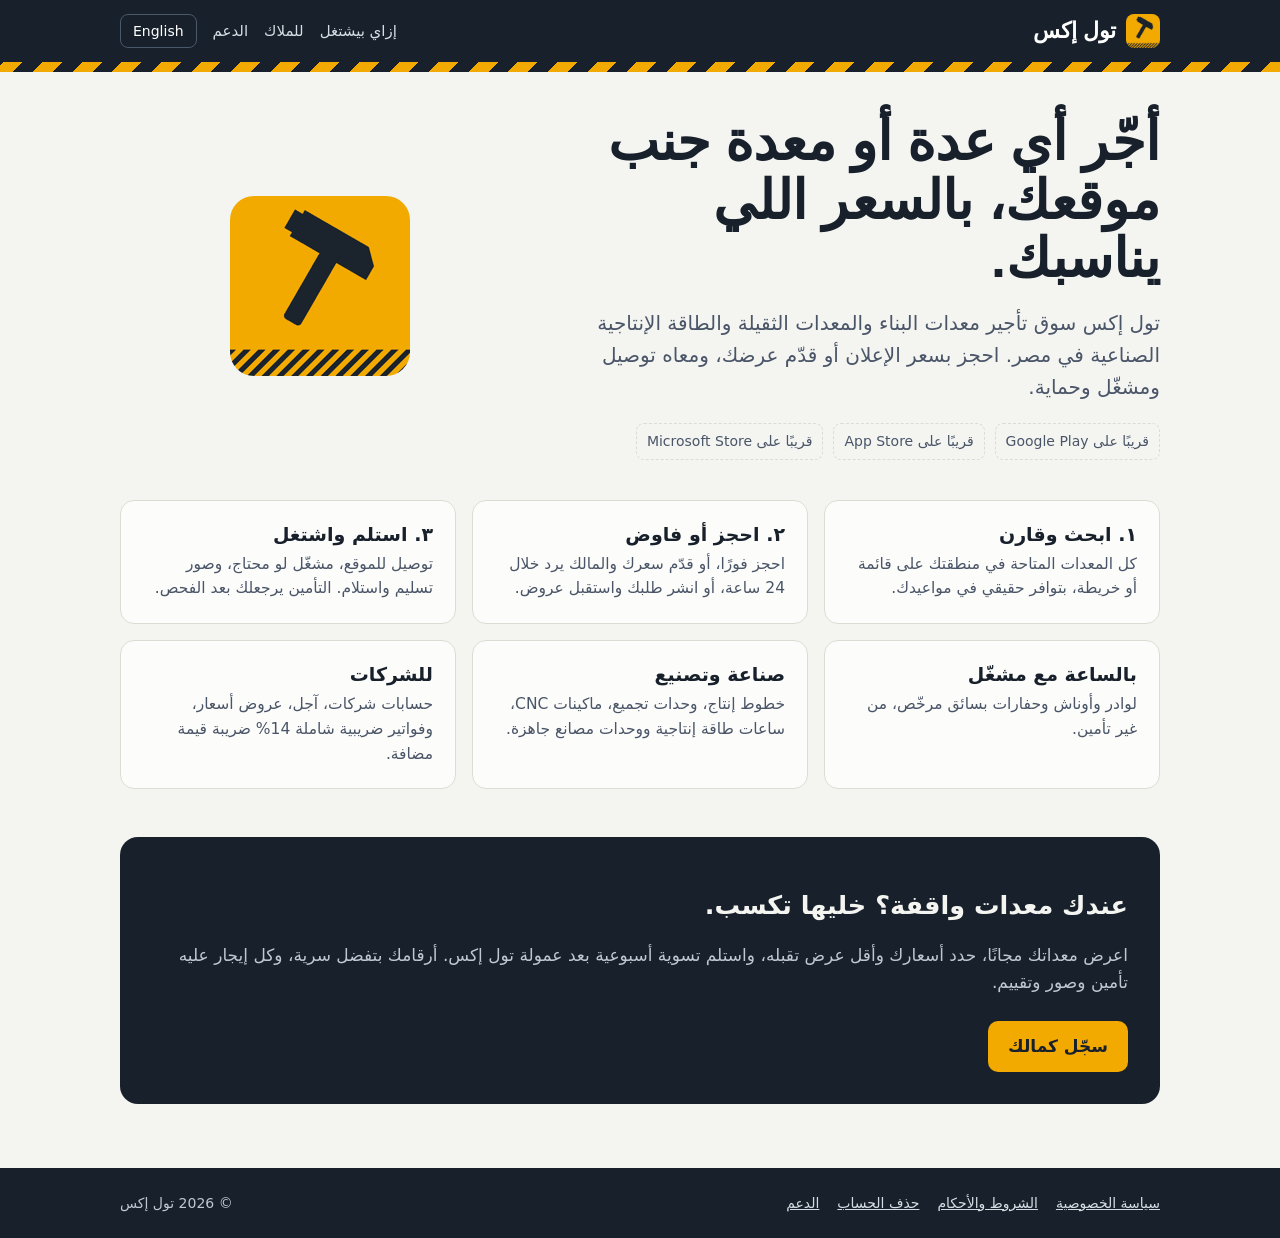
<file: index.html>
<!doctype html><html lang="ar" dir="rtl"><head><meta charset="utf-8"><meta name="viewport" content="width=device-width,initial-scale=1">
<title data-ar="أجّر أي عدة · تول إكس" data-en="Rent any tool · ToolX">أجّر أي عدة · تول إكس</title><meta name="description" content="ToolX: rent construction tools, heavy equipment and production capacity across Egypt.">
<link rel="icon" href="img/favicon.png"><link rel="apple-touch-icon" href="img/icon-180.png"><link rel="stylesheet" href="assets/site.css"></head><body>
<header><div class="nav"><a class="brand" href="index.html"><img src="img/icon-180.png" alt=""><span data-l="ar">تول إكس</span><span data-l="en">ToolX</span></a>
<nav><a href="index.html#how"><span data-l="ar">إزاي بيشتغل</span><span data-l="en">How it works</span></a><a href="index.html#owners"><span data-l="ar">للملاك</span><span data-l="en">For owners</span></a><a href="support.html"><span data-l="ar">الدعم</span><span data-l="en">Support</span></a><button class="lang" type="button"><span data-l="ar">English</span><span data-l="en">العربية</span></button></nav></div><div class="haz"></div></header>
<main><div data-l="ar">
<section class="hero"><div><h1>أجّر أي عدة أو معدة جنب موقعك، بالسعر اللي يناسبك.</h1>
<p class="lead">تول إكس سوق تأجير معدات البناء والمعدات الثقيلة والطاقة الإنتاجية الصناعية في مصر. احجز بسعر الإعلان أو قدّم عرضك، ومعاه توصيل ومشغّل وحماية.</p>
<div class="stores"><span>قريبًا على Google Play</span><span>قريبًا على App Store</span><span>قريبًا على Microsoft Store</span></div></div>
<img src="img/icon-180.png" alt="تول إكس" style="max-width:180px;box-shadow:none"></section>
<section id="how" class="grid">
<div class="card"><h3>١. ابحث وقارن</h3><p>كل المعدات المتاحة في منطقتك على قائمة أو خريطة، بتوافر حقيقي في مواعيدك.</p></div>
<div class="card"><h3>٢. احجز أو فاوض</h3><p>احجز فورًا، أو قدّم سعرك والمالك يرد خلال 24 ساعة، أو انشر طلبك واستقبل عروض.</p></div>
<div class="card"><h3>٣. استلم واشتغل</h3><p>توصيل للموقع، مشغّل لو محتاج، وصور تسليم واستلام. التأمين يرجعلك بعد الفحص.</p></div>
<div class="card"><h3>بالساعة مع مشغّل</h3><p>لوادر وأوناش وحفارات بسائق مرخّص، من غير تأمين.</p></div>
<div class="card"><h3>صناعة وتصنيع</h3><p>خطوط إنتاج، وحدات تجميع، ماكينات CNC، ساعات طاقة إنتاجية ووحدات مصانع جاهزة.</p></div>
<div class="card"><h3>للشركات</h3><p>حسابات شركات، آجل، عروض أسعار، وفواتير ضريبية شاملة 14% ضريبة قيمة مضافة.</p></div></section>
<section id="owners" class="band"><h2>عندك معدات واقفة؟ خليها تكسب.</h2><p>اعرض معداتك مجانًا، حدد أسعارك وأقل عرض تقبله، واستلم تسوية أسبوعية بعد عمولة تول إكس. أرقامك بتفضل سرية، وكل إيجار عليه تأمين وصور وتقييم.</p>
<div class="btns"><a class="btn" href="mailto:owners@toolxegypt.com?subject=سجّلني كمالك معدات">سجّل كمالك</a></div></section></div><div data-l="en">
<section class="hero"><div><h1>Rent any tool or machine near your site, at a price that works for you.</h1>
<p class="lead">ToolX is Egypt's marketplace for construction tools, heavy equipment and industrial production capacity. Book at the listed price or make an offer, with delivery, operators and protection.</p>
<div class="stores"><span>Coming to Google Play</span><span>Coming to the App Store</span><span>Coming to Microsoft Store</span></div></div>
<img src="img/icon-180.png" alt="ToolX" style="max-width:180px;box-shadow:none"></section>
<section id="how" class="grid">
<div class="card"><h3>1. Search and compare</h3><p>Every available tool in your area on a list or a map, with real availability for your dates.</p></div>
<div class="card"><h3>2. Book or negotiate</h3><p>Book instantly, make your own offer and get an answer within 24 hours, or post a job and receive bids.</p></div>
<div class="card"><h3>3. Receive and work</h3><p>Delivery to site, an operator if you need one, and handover and return photos. Your deposit comes back after inspection.</p></div>
<div class="card"><h3>Hourly with operator</h3><p>Loaders, cranes and excavators with a licensed operator, with no deposit.</p></div>
<div class="card"><h3>Industrial & manufacturing</h3><p>Production lines, assembly units, CNC machines, machine-hours of capacity and ready factory units.</p></div>
<div class="card"><h3>For companies</h3><p>Company accounts, credit terms, quotes and tax invoices including 14% VAT.</p></div></section>
<section id="owners" class="band"><h2>Equipment sitting idle? Put it to work.</h2><p>List your equipment free, set your prices and the lowest offer you accept, and get weekly payouts after ToolX commission. Your number stays private, and every rental has a deposit, photos and a rating.</p>
<div class="btns"><a class="btn" href="mailto:owners@toolxegypt.com?subject=Register me as an equipment owner">Register as an owner</a></div></section></div></main>
<footer><div class="in"><a href="privacy.html"><span data-l="ar">سياسة الخصوصية</span><span data-l="en">Privacy policy</span></a><a href="terms.html"><span data-l="ar">الشروط والأحكام</span><span data-l="en">Terms of use</span></a><a href="delete-account.html"><span data-l="ar">حذف الحساب</span><span data-l="en">Delete account</span></a><a href="support.html"><span data-l="ar">الدعم</span><span data-l="en">Support</span></a><span class="c">© 2026 <span data-l="ar">تول إكس</span><span data-l="en">ToolX</span></span></div></footer>
<script src="assets/site.js"></script></body></html>
</file>
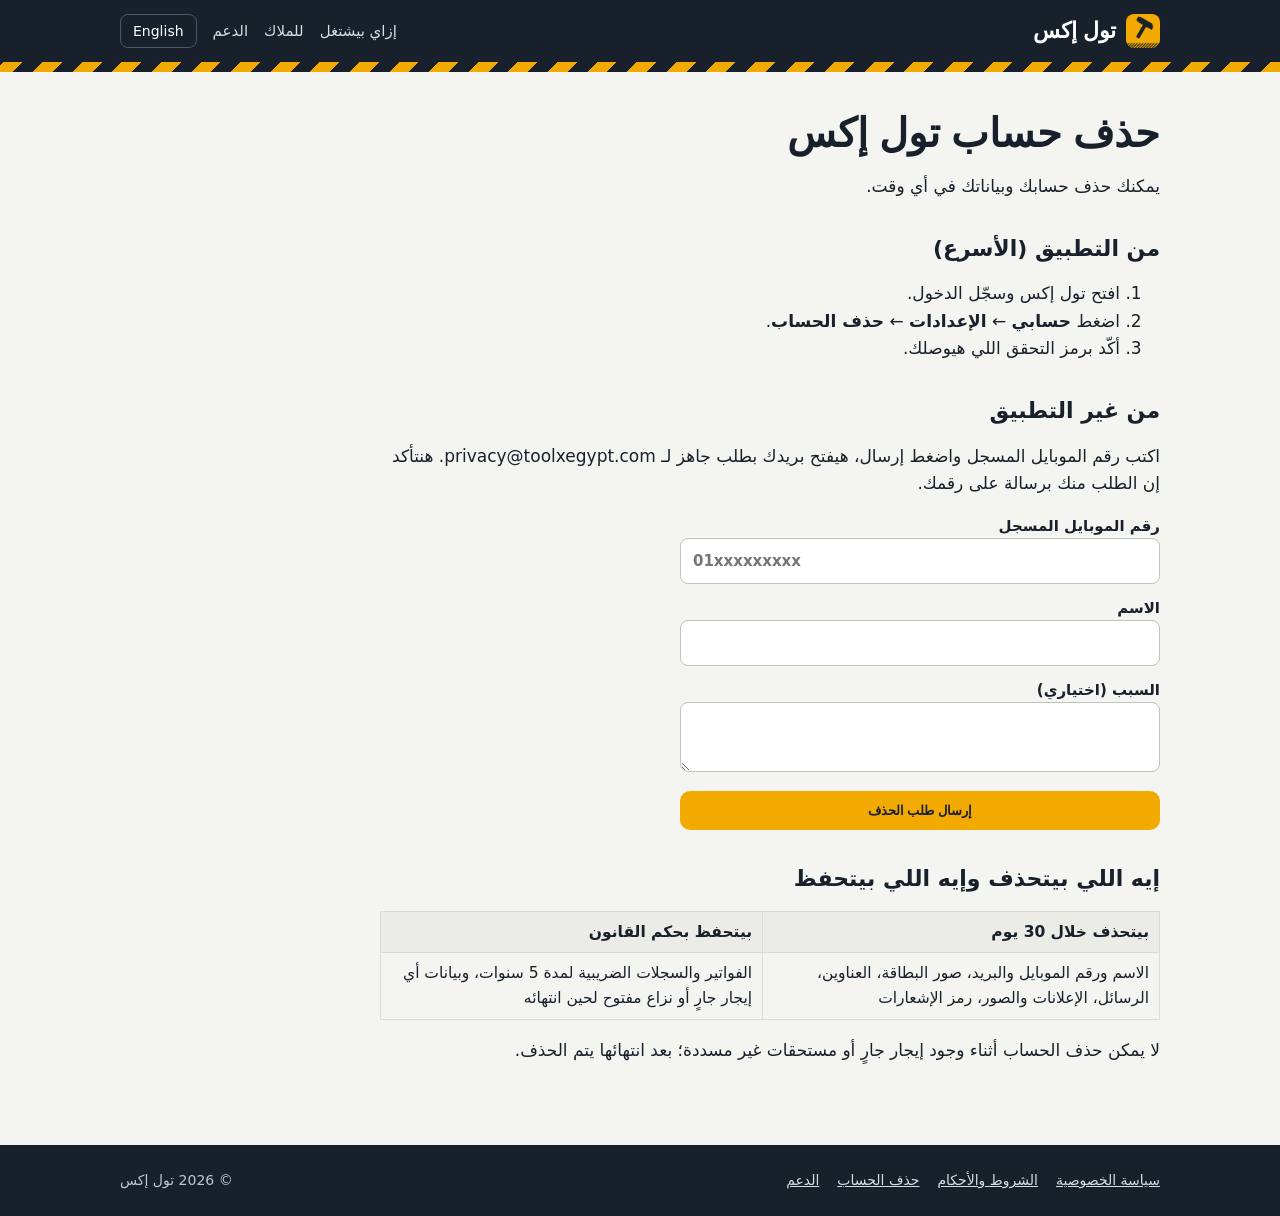
<file: delete-account/index.html>
<!doctype html><meta charset="utf-8"><meta http-equiv="refresh" content="0;url=../delete-account.html"><link rel="canonical" href="https://toolxegypt.com/delete-account.html"><a href="../delete-account.html">delete-account</a>
</file>
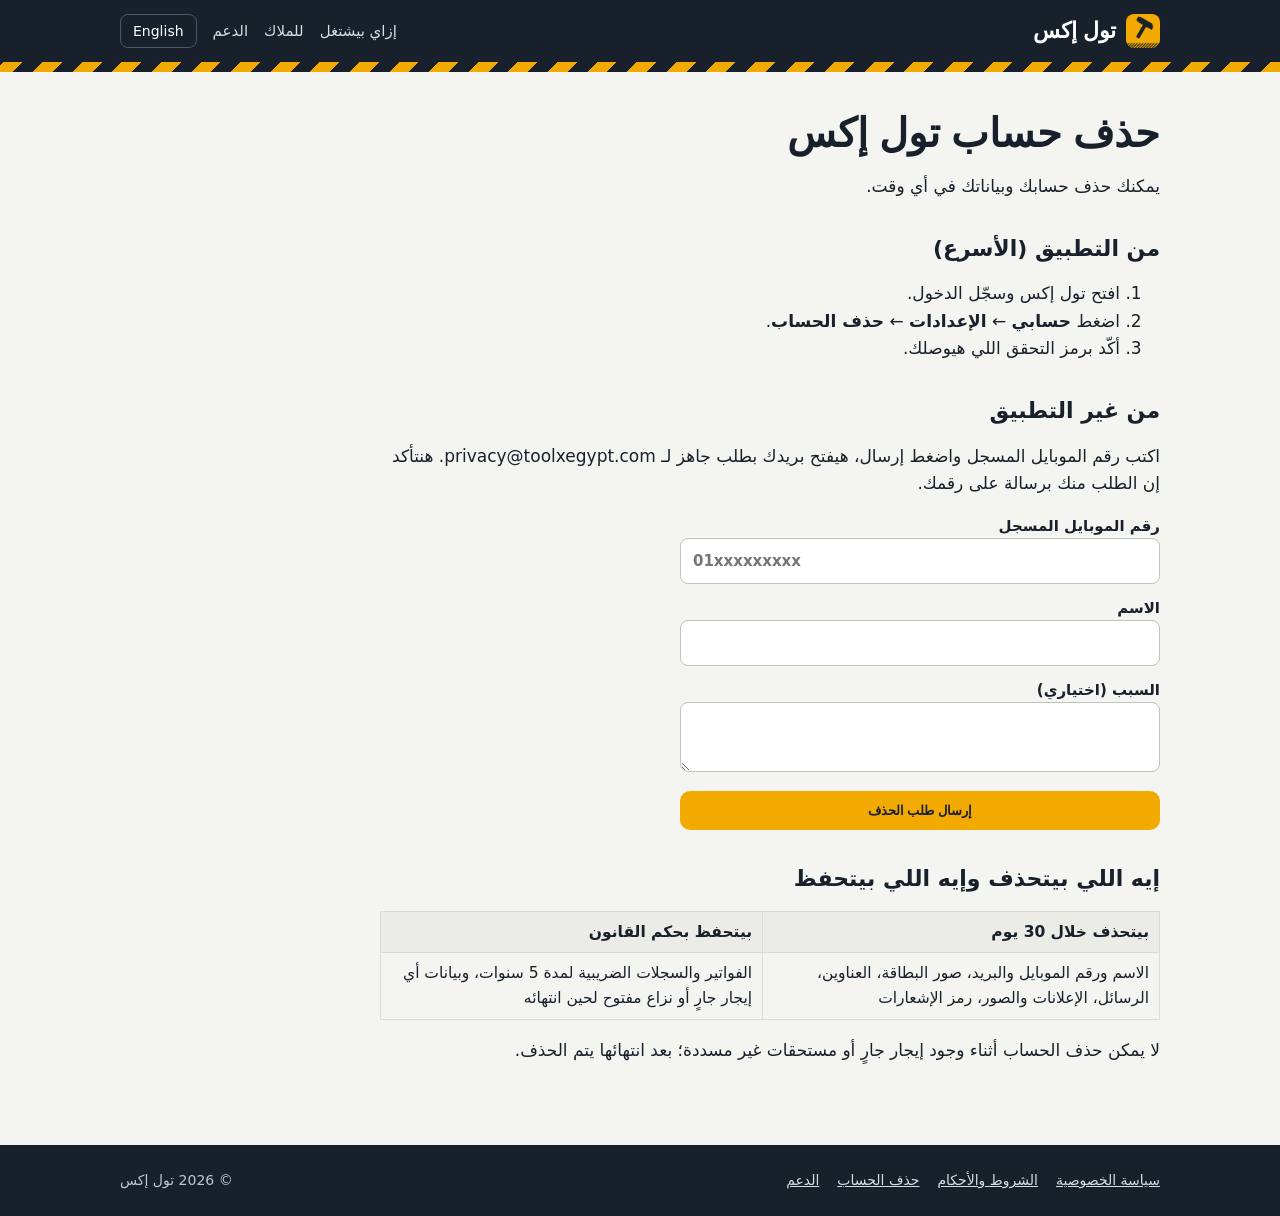
<file: delete-account.html>
<!doctype html><html lang="ar" dir="rtl"><head><meta charset="utf-8"><meta name="viewport" content="width=device-width,initial-scale=1">
<title data-ar="حذف الحساب · تول إكس" data-en="Delete account · ToolX">حذف الحساب · تول إكس</title><meta name="description" content="How to delete your ToolX account and data.">
<link rel="icon" href="img/favicon.png"><link rel="apple-touch-icon" href="img/icon-180.png"><link rel="stylesheet" href="assets/site.css"></head><body>
<header><div class="nav"><a class="brand" href="index.html"><img src="img/icon-180.png" alt=""><span data-l="ar">تول إكس</span><span data-l="en">ToolX</span></a>
<nav><a href="index.html#how"><span data-l="ar">إزاي بيشتغل</span><span data-l="en">How it works</span></a><a href="index.html#owners"><span data-l="ar">للملاك</span><span data-l="en">For owners</span></a><a href="support.html"><span data-l="ar">الدعم</span><span data-l="en">Support</span></a><button class="lang" type="button"><span data-l="ar">English</span><span data-l="en">العربية</span></button></nav></div><div class="haz"></div></header>
<main><div class="doc"><div data-l="ar"><h1>حذف حساب تول إكس</h1>
<p>يمكنك حذف حسابك وبياناتك في أي وقت.</p>
<h2>من التطبيق (الأسرع)</h2><ol><li>افتح تول إكس وسجّل الدخول.</li><li>اضغط <b>حسابي</b> ← <b>الإعدادات</b> ← <b>حذف الحساب</b>.</li><li>أكّد برمز التحقق اللي هيوصلك.</li></ol>
<h2>من غير التطبيق</h2><p>اكتب رقم الموبايل المسجل واضغط إرسال، هيفتح بريدك بطلب جاهز لـ privacy@toolxegypt.com. هنتأكد إن الطلب منك برسالة على رقمك.</p></div><div data-l="en"><h1>Delete your ToolX account</h1>
<p>You can delete your account and data at any time.</p>
<h2>In the app (fastest)</h2><ol><li>Open ToolX and sign in.</li><li>Tap <b>Account</b> → <b>Settings</b> → <b>Delete account</b>.</li><li>Confirm with the code we send you.</li></ol>
<h2>Without the app</h2><p>Enter your registered mobile number and press send. Your email app opens with a ready request to privacy@toolxegypt.com. We will confirm the request is yours by a message to your number.</p></div><form id="delform"><label><span data-l="ar">رقم الموبايل المسجل</span><span data-l="en">Registered mobile number</span><input name="phone" type="tel" required placeholder="01xxxxxxxxx" dir="ltr"></label>
<label><span data-l="ar">الاسم</span><span data-l="en">Name</span><input name="name"></label>
<label><span data-l="ar">السبب (اختياري)</span><span data-l="en">Reason (optional)</span><textarea name="reason" rows="2"></textarea></label>
<button class="btn" type="submit" style="border:0;cursor:pointer"><span data-l="ar">إرسال طلب الحذف</span><span data-l="en">Send deletion request</span></button></form><div data-l="ar"><h2>إيه اللي بيتحذف وإيه اللي بيتحفظ</h2><table><tr><th>بيتحذف خلال 30 يوم</th><th>بيتحفظ بحكم القانون</th></tr>
<tr><td>الاسم ورقم الموبايل والبريد، صور البطاقة، العناوين، الرسائل، الإعلانات والصور، رمز الإشعارات</td><td>الفواتير والسجلات الضريبية لمدة 5 سنوات، وبيانات أي إيجار جارٍ أو نزاع مفتوح لحين انتهائه</td></tr></table>
<p>لا يمكن حذف الحساب أثناء وجود إيجار جارٍ أو مستحقات غير مسددة؛ بعد انتهائها يتم الحذف.</p></div><div data-l="en"><h2>What is deleted and what is kept</h2><table><tr><th>Deleted within 30 days</th><th>Kept because the law requires it</th></tr>
<tr><td>Name, mobile number, email, ID images, addresses, messages, listings and photos, push token</td><td>Invoices and tax records for 5 years; data about an active rental or open dispute until it is closed</td></tr></table>
<p>An account can't be deleted while a rental is active or money is owed. Deletion happens once those are settled.</p></div></div></main>
<footer><div class="in"><a href="privacy.html"><span data-l="ar">سياسة الخصوصية</span><span data-l="en">Privacy policy</span></a><a href="terms.html"><span data-l="ar">الشروط والأحكام</span><span data-l="en">Terms of use</span></a><a href="delete-account.html"><span data-l="ar">حذف الحساب</span><span data-l="en">Delete account</span></a><a href="support.html"><span data-l="ar">الدعم</span><span data-l="en">Support</span></a><span class="c">© 2026 <span data-l="ar">تول إكس</span><span data-l="en">ToolX</span></span></div></footer>
<script src="assets/site.js"></script></body></html>
</file>
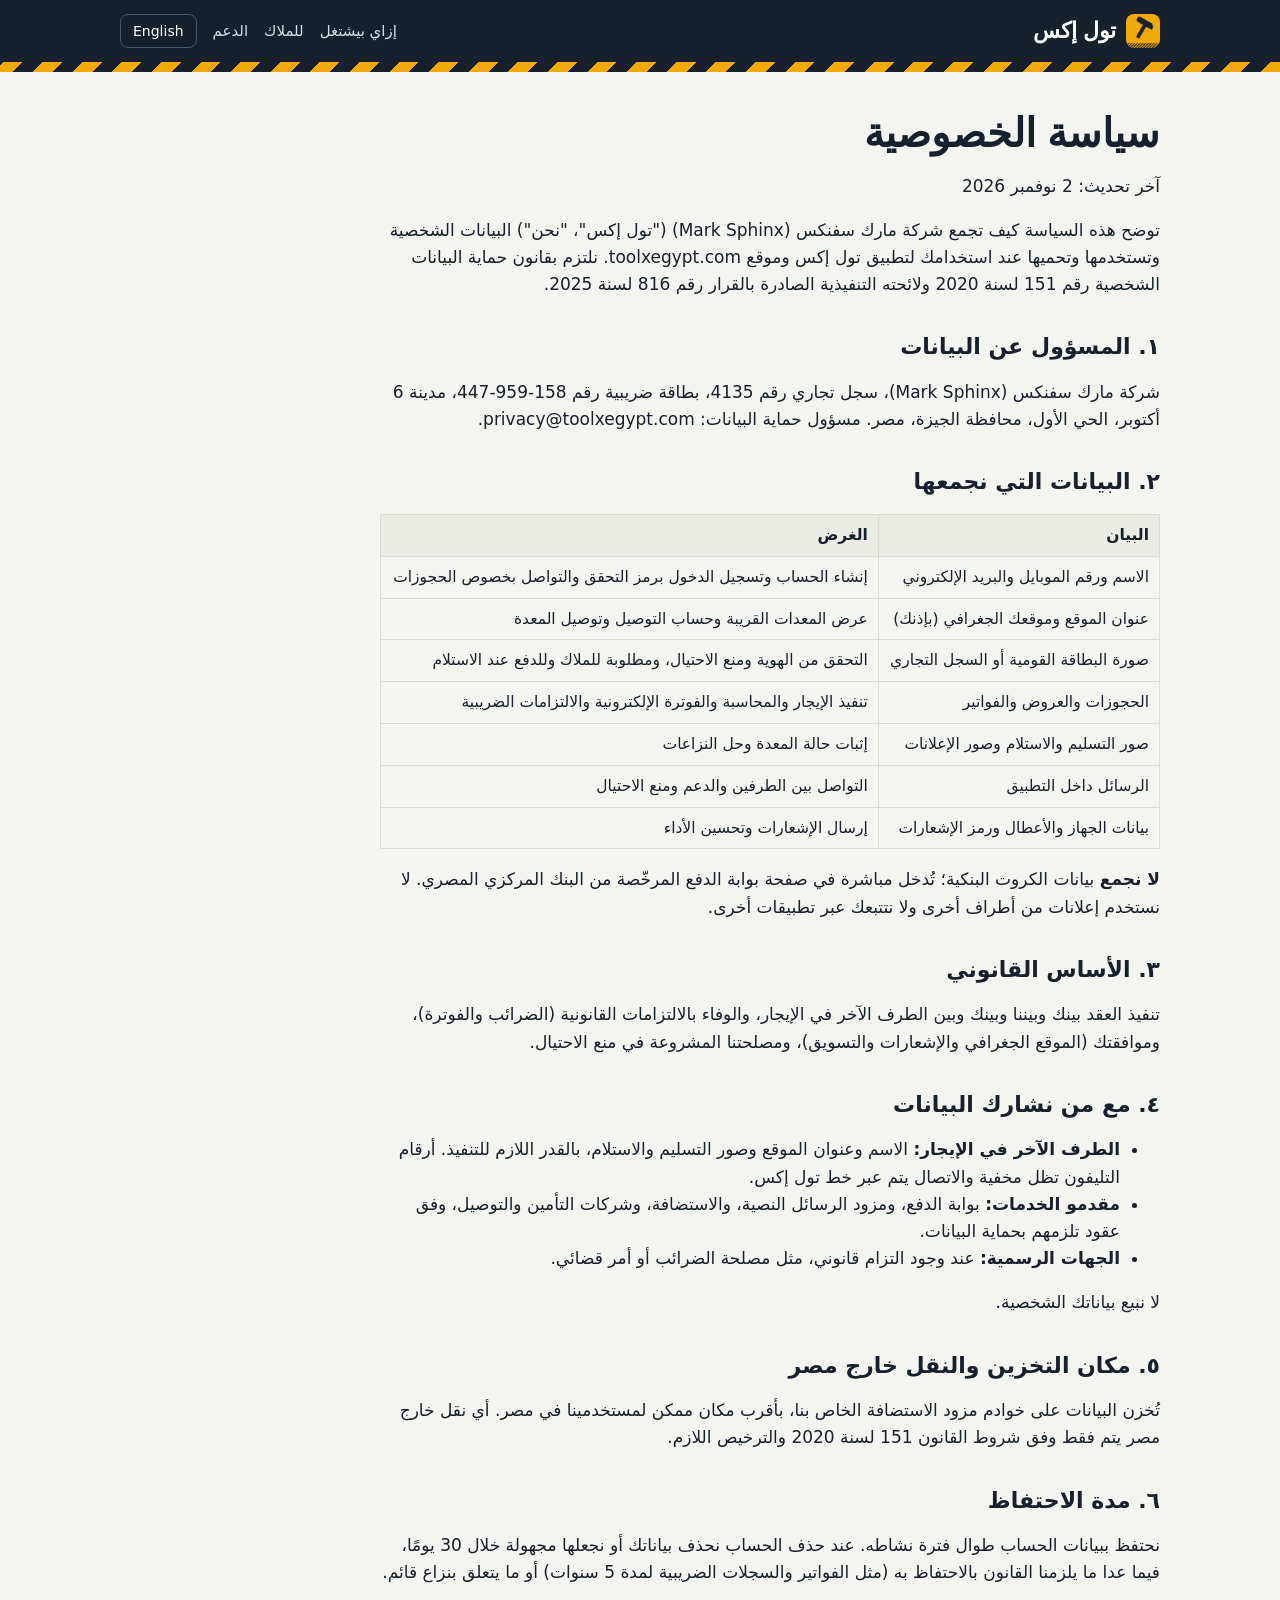
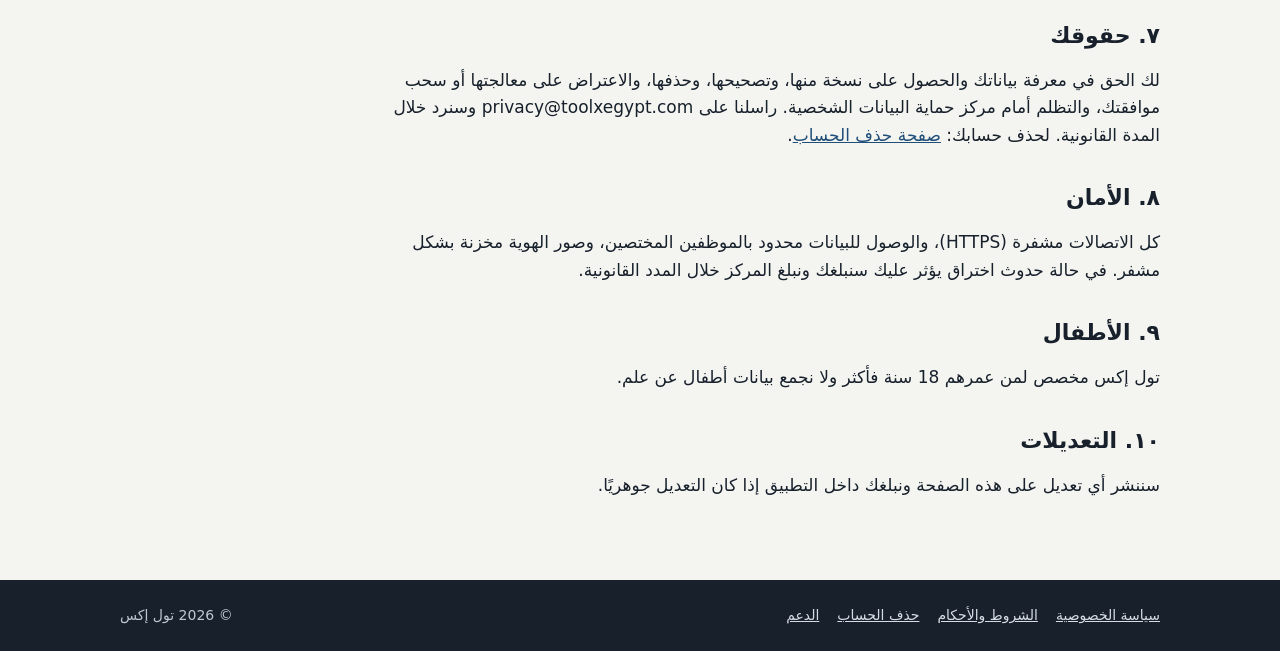
<file: privacy.html>
<!doctype html><html lang="ar" dir="rtl"><head><meta charset="utf-8"><meta name="viewport" content="width=device-width,initial-scale=1">
<title data-ar="سياسة الخصوصية · تول إكس" data-en="Privacy policy · ToolX">سياسة الخصوصية · تول إكس</title><meta name="description" content="ToolX privacy policy.">
<link rel="icon" href="img/favicon.png"><link rel="apple-touch-icon" href="img/icon-180.png"><link rel="stylesheet" href="assets/site.css"></head><body>
<header><div class="nav"><a class="brand" href="index.html"><img src="img/icon-180.png" alt=""><span data-l="ar">تول إكس</span><span data-l="en">ToolX</span></a>
<nav><a href="index.html#how"><span data-l="ar">إزاي بيشتغل</span><span data-l="en">How it works</span></a><a href="index.html#owners"><span data-l="ar">للملاك</span><span data-l="en">For owners</span></a><a href="support.html"><span data-l="ar">الدعم</span><span data-l="en">Support</span></a><button class="lang" type="button"><span data-l="ar">English</span><span data-l="en">العربية</span></button></nav></div><div class="haz"></div></header>
<main><div class="doc"><div data-l="ar"><h1>سياسة الخصوصية</h1><div data-l="ar"><p>آخر تحديث: 2 نوفمبر 2026</p></div><div data-l="en"><p>Last updated: 2 November 2026</p></div>
<p>توضح هذه السياسة كيف تجمع شركة مارك سفنكس (Mark Sphinx) ("تول إكس"، "نحن") البيانات الشخصية وتستخدمها وتحميها عند استخدامك لتطبيق تول إكس وموقع toolxegypt.com. نلتزم بقانون حماية البيانات الشخصية رقم 151 لسنة 2020 ولائحته التنفيذية الصادرة بالقرار رقم 816 لسنة 2025.</p>
<h2>١. المسؤول عن البيانات</h2><p>شركة مارك سفنكس (Mark Sphinx)، سجل تجاري رقم 4135، بطاقة ضريبية رقم <span dir="ltr">447-959-158</span>، مدينة 6 أكتوبر، الحي الأول، محافظة الجيزة، مصر. مسؤول حماية البيانات: privacy@toolxegypt.com.</p>
<h2>٢. البيانات التي نجمعها</h2><table><tr><th>البيان</th><th>الغرض</th></tr>
<tr><td>الاسم ورقم الموبايل والبريد الإلكتروني</td><td>إنشاء الحساب وتسجيل الدخول برمز التحقق والتواصل بخصوص الحجوزات</td></tr>
<tr><td>عنوان الموقع وموقعك الجغرافي (بإذنك)</td><td>عرض المعدات القريبة وحساب التوصيل وتوصيل المعدة</td></tr>
<tr><td>صورة البطاقة القومية أو السجل التجاري</td><td>التحقق من الهوية ومنع الاحتيال، ومطلوبة للملاك وللدفع عند الاستلام</td></tr>
<tr><td>الحجوزات والعروض والفواتير</td><td>تنفيذ الإيجار والمحاسبة والفوترة الإلكترونية والالتزامات الضريبية</td></tr>
<tr><td>صور التسليم والاستلام وصور الإعلانات</td><td>إثبات حالة المعدة وحل النزاعات</td></tr>
<tr><td>الرسائل داخل التطبيق</td><td>التواصل بين الطرفين والدعم ومنع الاحتيال</td></tr>
<tr><td>بيانات الجهاز والأعطال ورمز الإشعارات</td><td>إرسال الإشعارات وتحسين الأداء</td></tr></table>
<p><b>لا نجمع</b> بيانات الكروت البنكية؛ تُدخل مباشرة في صفحة بوابة الدفع المرخّصة من البنك المركزي المصري. لا نستخدم إعلانات من أطراف أخرى ولا نتتبعك عبر تطبيقات أخرى.</p>
<h2>٣. الأساس القانوني</h2><p>تنفيذ العقد بينك وبيننا وبينك وبين الطرف الآخر في الإيجار، والوفاء بالالتزامات القانونية (الضرائب والفوترة)، وموافقتك (الموقع الجغرافي والإشعارات والتسويق)، ومصلحتنا المشروعة في منع الاحتيال.</p>
<h2>٤. مع من نشارك البيانات</h2><ul><li><b>الطرف الآخر في الإيجار:</b> الاسم وعنوان الموقع وصور التسليم والاستلام، بالقدر اللازم للتنفيذ. أرقام التليفون تظل مخفية والاتصال يتم عبر خط تول إكس.</li>
<li><b>مقدمو الخدمات:</b> بوابة الدفع، ومزود الرسائل النصية، والاستضافة، وشركات التأمين والتوصيل، وفق عقود تلزمهم بحماية البيانات.</li>
<li><b>الجهات الرسمية:</b> عند وجود التزام قانوني، مثل مصلحة الضرائب أو أمر قضائي.</li></ul><p>لا نبيع بياناتك الشخصية.</p>
<h2>٥. مكان التخزين والنقل خارج مصر</h2><p>تُخزن البيانات على خوادم مزود الاستضافة الخاص بنا، بأقرب مكان ممكن لمستخدمينا في مصر. أي نقل خارج مصر يتم فقط وفق شروط القانون 151 لسنة 2020 والترخيص اللازم.</p>
<h2>٦. مدة الاحتفاظ</h2><p>نحتفظ ببيانات الحساب طوال فترة نشاطه. عند حذف الحساب نحذف بياناتك أو نجعلها مجهولة خلال 30 يومًا، فيما عدا ما يلزمنا القانون بالاحتفاظ به (مثل الفواتير والسجلات الضريبية لمدة 5 سنوات) أو ما يتعلق بنزاع قائم.</p>
<h2>٧. حقوقك</h2><p>لك الحق في معرفة بياناتك والحصول على نسخة منها، وتصحيحها، وحذفها، والاعتراض على معالجتها أو سحب موافقتك، والتظلم أمام مركز حماية البيانات الشخصية. راسلنا على privacy@toolxegypt.com وسنرد خلال المدة القانونية. لحذف حسابك: <a href="delete-account.html">صفحة حذف الحساب</a>.</p>
<h2>٨. الأمان</h2><p>كل الاتصالات مشفرة (HTTPS)، والوصول للبيانات محدود بالموظفين المختصين، وصور الهوية مخزنة بشكل مشفر. في حالة حدوث اختراق يؤثر عليك سنبلغك ونبلغ المركز خلال المدد القانونية.</p>
<h2>٩. الأطفال</h2><p>تول إكس مخصص لمن عمرهم 18 سنة فأكثر ولا نجمع بيانات أطفال عن علم.</p>
<h2>١٠. التعديلات</h2><p>سننشر أي تعديل على هذه الصفحة ونبلغك داخل التطبيق إذا كان التعديل جوهريًا.</p></div><div data-l="en"><h1>Privacy policy</h1><div data-l="ar"><p>آخر تحديث: 2 نوفمبر 2026</p></div><div data-l="en"><p>Last updated: 2 November 2026</p></div>
<p>This policy explains how Mark Sphinx ("ToolX", "we") collects, uses and protects personal data when you use the ToolX app and toolxegypt.com. We comply with Egypt's Personal Data Protection Law No. 151 of 2020 and its Executive Regulations issued by Decision No. 816 of 2025.</p>
<h2>1. Data controller</h2><p>Mark Sphinx, commercial register no. 4135, tax card no. 447-959-158, First Neighbourhood, 6th of October City, Giza, Egypt. Data protection officer: privacy@toolxegypt.com.</p>
<h2>2. Data we collect</h2><table><tr><th>Data</th><th>Purpose</th></tr>
<tr><td>Name, mobile number, email</td><td>Creating your account, one-time-code sign-in, booking messages</td></tr>
<tr><td>Site address and location (with your permission)</td><td>Showing nearby equipment, pricing and making deliveries</td></tr>
<tr><td>National ID or commercial register image</td><td>Identity checks and fraud prevention; required for owners and for cash on delivery</td></tr>
<tr><td>Bookings, offers and invoices</td><td>Performing rentals, accounting, e-invoicing and tax duties</td></tr>
<tr><td>Handover, return and listing photos</td><td>Recording equipment condition and resolving disputes</td></tr>
<tr><td>In-app messages</td><td>Communication between the parties, support and fraud prevention</td></tr>
<tr><td>Device data, crash logs, push token</td><td>Sending notifications and improving performance</td></tr></table>
<p>We <b>do not collect</b> card details. They are entered directly on the page of our payment gateway, which is licensed by the Central Bank of Egypt. We show no third-party ads and do not track you across other apps.</p>
<h2>3. Legal basis</h2><p>Performing our contract with you and the rental between you and the other party; legal obligations (tax and invoicing); your consent (location, notifications, marketing); and our legitimate interest in preventing fraud.</p>
<h2>4. Who we share data with</h2><ul><li><b>The other party to a rental:</b> name, site address and handover and return photos, only as far as needed. Phone numbers stay hidden and calls go through a ToolX line.</li>
<li><b>Service providers:</b> payment gateway, SMS provider, hosting, insurers and delivery partners, under contracts that require them to protect the data.</li>
<li><b>Authorities:</b> where the law requires it, such as the Egyptian Tax Authority or a court order.</li></ul><p>We do not sell your personal data.</p>
<h2>5. Storage and transfers outside Egypt</h2><p>Data is stored on servers run by our hosting provider, as close as possible to our users in Egypt. Any transfer outside Egypt happens only under the conditions of Law 151/2020 and with the required licence.</p>
<h2>6. How long we keep data</h2><p>We keep account data while the account is active. When you delete your account we delete or anonymise your data within 30 days. The exceptions are records the law requires us to keep (such as invoices and tax records, for 5 years) and anything related to an open dispute.</p>
<h2>7. Your rights</h2><p>You can ask to know and get a copy of your data, correct it, delete it, object to processing or withdraw consent, and complain to the Personal Data Protection Center. Write to privacy@toolxegypt.com and we will reply within the legal time limit. To delete your account, see <a href="delete-account.html">account deletion</a>.</p>
<h2>8. Security</h2><p>All connections are encrypted (HTTPS). Access is limited to staff who need it, and ID images are stored encrypted. If a breach affects you, we will tell you and the Center within the legal time limits.</p>
<h2>9. Children</h2><p>ToolX is for people aged 18 and over. We do not knowingly collect children's data.</p>
<h2>10. Changes</h2><p>We will publish changes on this page and tell you in the app if a change is significant.</p></div></div></main>
<footer><div class="in"><a href="privacy.html"><span data-l="ar">سياسة الخصوصية</span><span data-l="en">Privacy policy</span></a><a href="terms.html"><span data-l="ar">الشروط والأحكام</span><span data-l="en">Terms of use</span></a><a href="delete-account.html"><span data-l="ar">حذف الحساب</span><span data-l="en">Delete account</span></a><a href="support.html"><span data-l="ar">الدعم</span><span data-l="en">Support</span></a><span class="c">© 2026 <span data-l="ar">تول إكس</span><span data-l="en">ToolX</span></span></div></footer>
<script src="assets/site.js"></script></body></html>
</file>
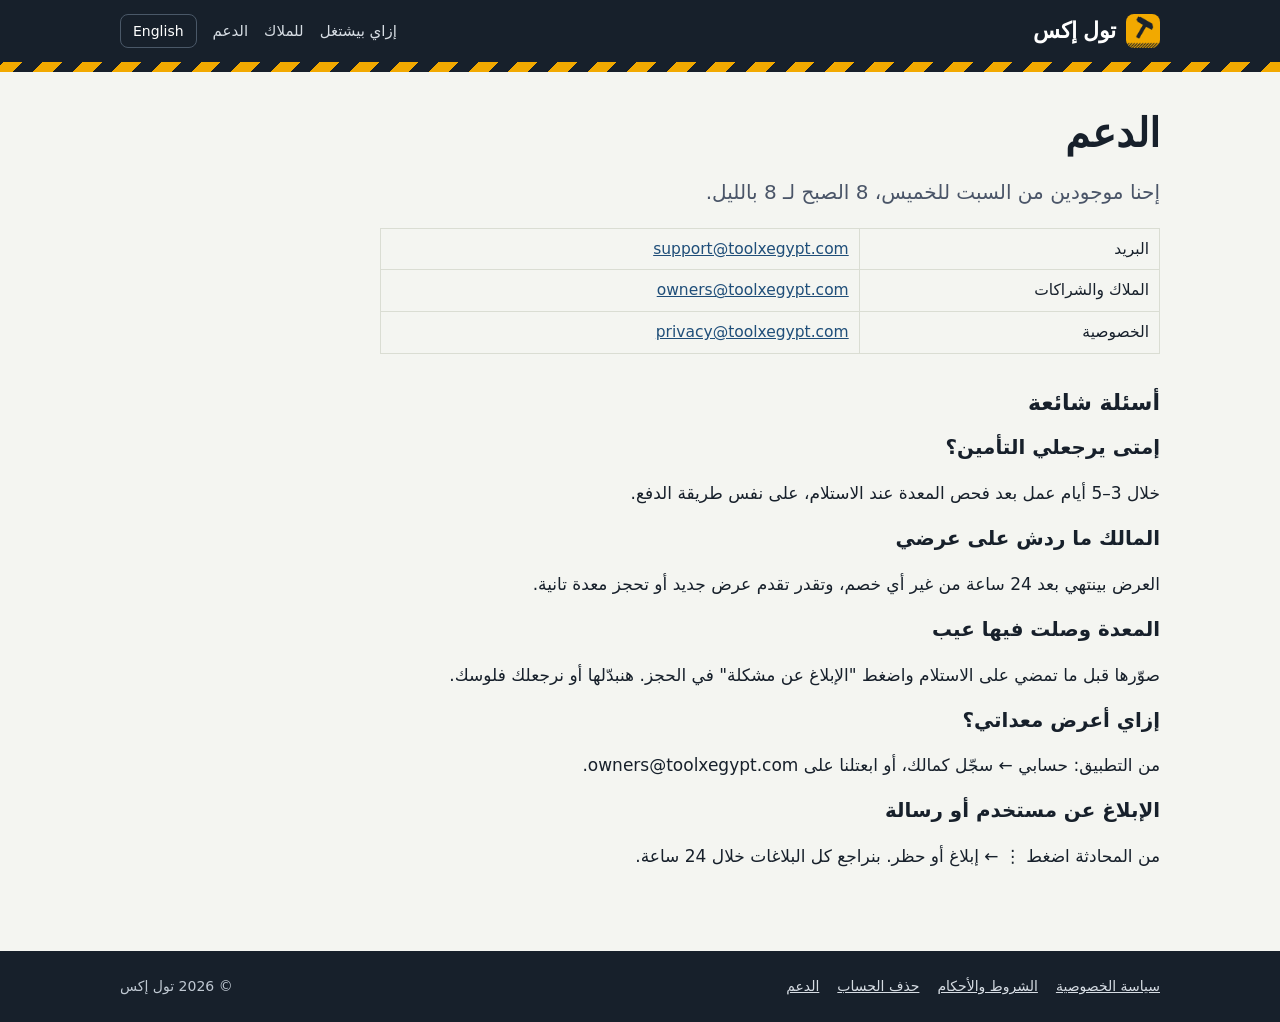
<file: support.html>
<!doctype html><html lang="ar" dir="rtl"><head><meta charset="utf-8"><meta name="viewport" content="width=device-width,initial-scale=1">
<title data-ar="الدعم · تول إكس" data-en="Support · ToolX">الدعم · تول إكس</title><meta name="description" content="ToolX support and contact.">
<link rel="icon" href="img/favicon.png"><link rel="apple-touch-icon" href="img/icon-180.png"><link rel="stylesheet" href="assets/site.css"></head><body>
<header><div class="nav"><a class="brand" href="index.html"><img src="img/icon-180.png" alt=""><span data-l="ar">تول إكس</span><span data-l="en">ToolX</span></a>
<nav><a href="index.html#how"><span data-l="ar">إزاي بيشتغل</span><span data-l="en">How it works</span></a><a href="index.html#owners"><span data-l="ar">للملاك</span><span data-l="en">For owners</span></a><a href="support.html"><span data-l="ar">الدعم</span><span data-l="en">Support</span></a><button class="lang" type="button"><span data-l="ar">English</span><span data-l="en">العربية</span></button></nav></div><div class="haz"></div></header>
<main><div class="doc"><div data-l="ar"><h1>الدعم</h1><p class="lead">إحنا موجودين من السبت للخميس، 8 الصبح لـ 8 بالليل.</p>
<table><tr><td>البريد</td><td><a href="mailto:support@toolxegypt.com">support@toolxegypt.com</a></td></tr><tr><td>الملاك والشراكات</td><td><a href="mailto:owners@toolxegypt.com">owners@toolxegypt.com</a></td></tr><tr><td>الخصوصية</td><td><a href="mailto:privacy@toolxegypt.com">privacy@toolxegypt.com</a></td></tr></table>
<h2>أسئلة شائعة</h2>
<h3>إمتى يرجعلي التأمين؟</h3><p>خلال 3–5 أيام عمل بعد فحص المعدة عند الاستلام، على نفس طريقة الدفع.</p>
<h3>المالك ما ردش على عرضي</h3><p>العرض بينتهي بعد 24 ساعة من غير أي خصم، وتقدر تقدم عرض جديد أو تحجز معدة تانية.</p>
<h3>المعدة وصلت فيها عيب</h3><p>صوّرها قبل ما تمضي على الاستلام واضغط "الإبلاغ عن مشكلة" في الحجز. هنبدّلها أو نرجعلك فلوسك.</p>
<h3>إزاي أعرض معداتي؟</h3><p>من التطبيق: حسابي ← سجّل كمالك، أو ابعتلنا على owners@toolxegypt.com.</p>
<h3>الإبلاغ عن مستخدم أو رسالة</h3><p>من المحادثة اضغط ⋮ ← إبلاغ أو حظر. بنراجع كل البلاغات خلال 24 ساعة.</p></div><div data-l="en"><h1>Support</h1><p class="lead">We're available Saturday to Thursday, 8 am to 8 pm (Cairo time).</p>
<table><tr><td>Email</td><td><a href="mailto:support@toolxegypt.com">support@toolxegypt.com</a></td></tr><tr><td>Owners and partnerships</td><td><a href="mailto:owners@toolxegypt.com">owners@toolxegypt.com</a></td></tr><tr><td>Privacy</td><td><a href="mailto:privacy@toolxegypt.com">privacy@toolxegypt.com</a></td></tr></table>
<h2>Common questions</h2>
<h3>When do I get my deposit back?</h3><p>Within 3–5 working days after the return inspection, to the same payment method.</p>
<h3>The owner didn't answer my offer</h3><p>Offers expire after 24 hours with nothing charged. You can make a new offer or book another listing.</p>
<h3>The equipment arrived faulty</h3><p>Take photos before you confirm handover and tap "Report a problem" on the booking. We will replace it or refund you.</p>
<h3>How do I list my equipment?</h3><p>In the app: Account → Register as an owner, or email owners@toolxegypt.com.</p>
<h3>Reporting a user or a message</h3><p>In the chat, tap ⋮ → Report or Block. We review every report within 24 hours.</p></div></div></main>
<footer><div class="in"><a href="privacy.html"><span data-l="ar">سياسة الخصوصية</span><span data-l="en">Privacy policy</span></a><a href="terms.html"><span data-l="ar">الشروط والأحكام</span><span data-l="en">Terms of use</span></a><a href="delete-account.html"><span data-l="ar">حذف الحساب</span><span data-l="en">Delete account</span></a><a href="support.html"><span data-l="ar">الدعم</span><span data-l="en">Support</span></a><span class="c">© 2026 <span data-l="ar">تول إكس</span><span data-l="en">ToolX</span></span></div></footer>
<script src="assets/site.js"></script></body></html>
</file>
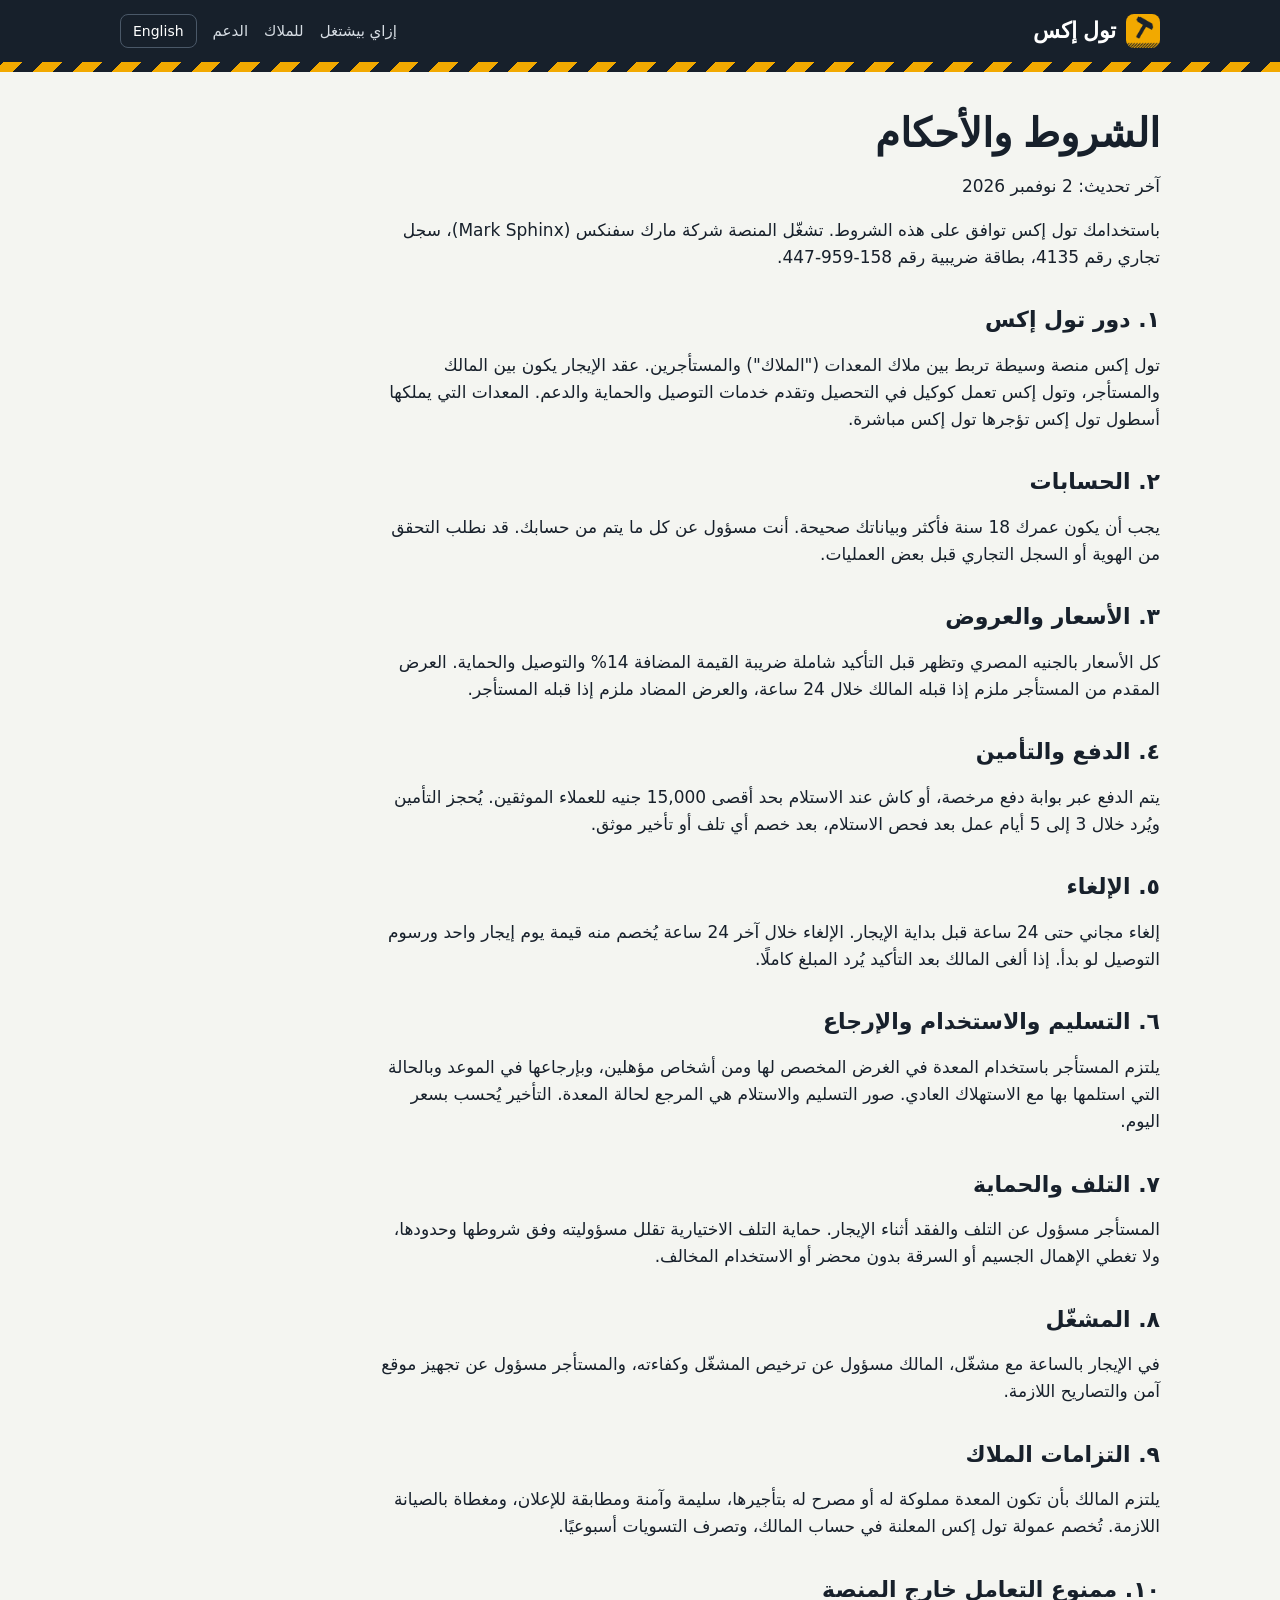
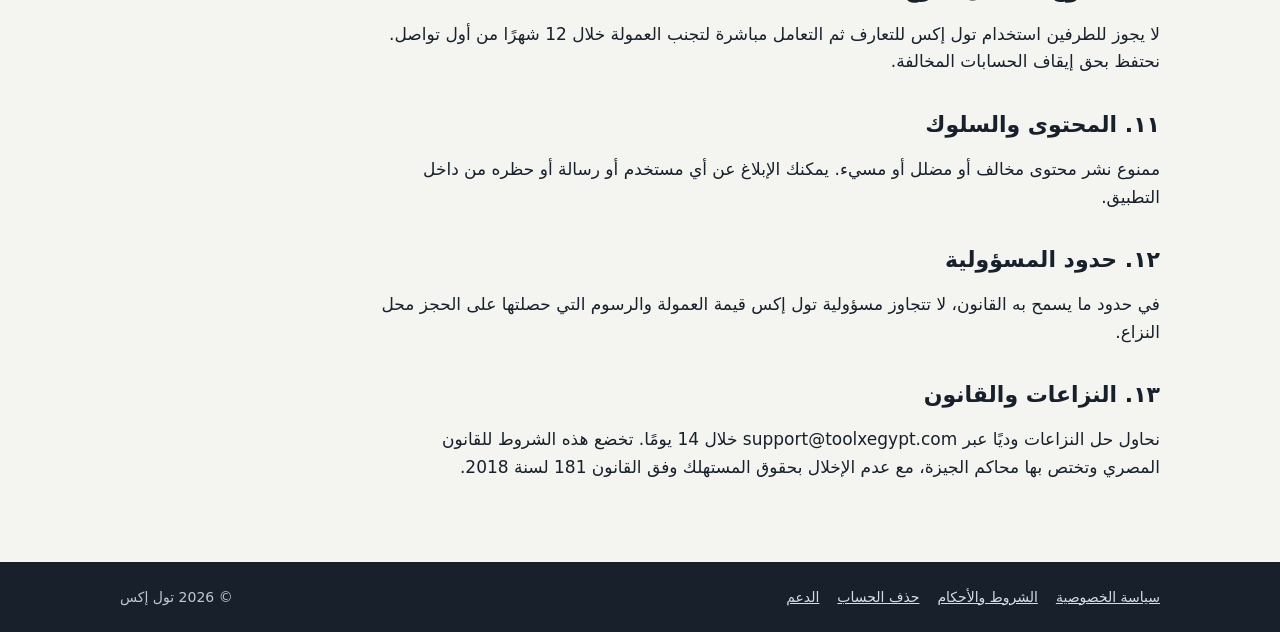
<file: terms.html>
<!doctype html><html lang="ar" dir="rtl"><head><meta charset="utf-8"><meta name="viewport" content="width=device-width,initial-scale=1">
<title data-ar="الشروط والأحكام · تول إكس" data-en="Terms of use · ToolX">الشروط والأحكام · تول إكس</title><meta name="description" content="ToolX terms of use.">
<link rel="icon" href="img/favicon.png"><link rel="apple-touch-icon" href="img/icon-180.png"><link rel="stylesheet" href="assets/site.css"></head><body>
<header><div class="nav"><a class="brand" href="index.html"><img src="img/icon-180.png" alt=""><span data-l="ar">تول إكس</span><span data-l="en">ToolX</span></a>
<nav><a href="index.html#how"><span data-l="ar">إزاي بيشتغل</span><span data-l="en">How it works</span></a><a href="index.html#owners"><span data-l="ar">للملاك</span><span data-l="en">For owners</span></a><a href="support.html"><span data-l="ar">الدعم</span><span data-l="en">Support</span></a><button class="lang" type="button"><span data-l="ar">English</span><span data-l="en">العربية</span></button></nav></div><div class="haz"></div></header>
<main><div class="doc"><div data-l="ar"><h1>الشروط والأحكام</h1><div data-l="ar"><p>آخر تحديث: 2 نوفمبر 2026</p></div><div data-l="en"><p>Last updated: 2 November 2026</p></div>
<p>باستخدامك تول إكس توافق على هذه الشروط. تشغّل المنصة شركة مارك سفنكس (Mark Sphinx)، سجل تجاري رقم 4135، بطاقة ضريبية رقم <span dir="ltr">447-959-158</span>.</p>
<h2>١. دور تول إكس</h2><p>تول إكس منصة وسيطة تربط بين ملاك المعدات ("الملاك") والمستأجرين. عقد الإيجار يكون بين المالك والمستأجر، وتول إكس تعمل كوكيل في التحصيل وتقدم خدمات التوصيل والحماية والدعم. المعدات التي يملكها أسطول تول إكس تؤجرها تول إكس مباشرة.</p>
<h2>٢. الحسابات</h2><p>يجب أن يكون عمرك 18 سنة فأكثر وبياناتك صحيحة. أنت مسؤول عن كل ما يتم من حسابك. قد نطلب التحقق من الهوية أو السجل التجاري قبل بعض العمليات.</p>
<h2>٣. الأسعار والعروض</h2><p>كل الأسعار بالجنيه المصري وتظهر قبل التأكيد شاملة ضريبة القيمة المضافة 14% والتوصيل والحماية. العرض المقدم من المستأجر ملزم إذا قبله المالك خلال 24 ساعة، والعرض المضاد ملزم إذا قبله المستأجر.</p>
<h2>٤. الدفع والتأمين</h2><p>يتم الدفع عبر بوابة دفع مرخصة، أو كاش عند الاستلام بحد أقصى 15,000 جنيه للعملاء الموثقين. يُحجز التأمين ويُرد خلال 3 إلى 5 أيام عمل بعد فحص الاستلام، بعد خصم أي تلف أو تأخير موثق.</p>
<h2>٥. الإلغاء</h2><p>إلغاء مجاني حتى 24 ساعة قبل بداية الإيجار. الإلغاء خلال آخر 24 ساعة يُخصم منه قيمة يوم إيجار واحد ورسوم التوصيل لو بدأ. إذا ألغى المالك بعد التأكيد يُرد المبلغ كاملًا.</p>
<h2>٦. التسليم والاستخدام والإرجاع</h2><p>يلتزم المستأجر باستخدام المعدة في الغرض المخصص لها ومن أشخاص مؤهلين، وبإرجاعها في الموعد وبالحالة التي استلمها بها مع الاستهلاك العادي. صور التسليم والاستلام هي المرجع لحالة المعدة. التأخير يُحسب بسعر اليوم.</p>
<h2>٧. التلف والحماية</h2><p>المستأجر مسؤول عن التلف والفقد أثناء الإيجار. حماية التلف الاختيارية تقلل مسؤوليته وفق شروطها وحدودها، ولا تغطي الإهمال الجسيم أو السرقة بدون محضر أو الاستخدام المخالف.</p>
<h2>٨. المشغّل</h2><p>في الإيجار بالساعة مع مشغّل، المالك مسؤول عن ترخيص المشغّل وكفاءته، والمستأجر مسؤول عن تجهيز موقع آمن والتصاريح اللازمة.</p>
<h2>٩. التزامات الملاك</h2><p>يلتزم المالك بأن تكون المعدة مملوكة له أو مصرح له بتأجيرها، سليمة وآمنة ومطابقة للإعلان، ومغطاة بالصيانة اللازمة. تُخصم عمولة تول إكس المعلنة في حساب المالك، وتصرف التسويات أسبوعيًا.</p>
<h2>١٠. ممنوع التعامل خارج المنصة</h2><p>لا يجوز للطرفين استخدام تول إكس للتعارف ثم التعامل مباشرة لتجنب العمولة خلال 12 شهرًا من أول تواصل. نحتفظ بحق إيقاف الحسابات المخالفة.</p>
<h2>١١. المحتوى والسلوك</h2><p>ممنوع نشر محتوى مخالف أو مضلل أو مسيء. يمكنك الإبلاغ عن أي مستخدم أو رسالة أو حظره من داخل التطبيق.</p>
<h2>١٢. حدود المسؤولية</h2><p>في حدود ما يسمح به القانون، لا تتجاوز مسؤولية تول إكس قيمة العمولة والرسوم التي حصلتها على الحجز محل النزاع.</p>
<h2>١٣. النزاعات والقانون</h2><p>نحاول حل النزاعات وديًا عبر support@toolxegypt.com خلال 14 يومًا. تخضع هذه الشروط للقانون المصري وتختص بها محاكم الجيزة، مع عدم الإخلال بحقوق المستهلك وفق القانون 181 لسنة 2018.</p></div><div data-l="en"><h1>Terms of use</h1><div data-l="ar"><p>آخر تحديث: 2 نوفمبر 2026</p></div><div data-l="en"><p>Last updated: 2 November 2026</p></div>
<p>By using ToolX you agree to these terms. The platform is operated by Mark Sphinx, commercial register no. 4135, tax card no. 447-959-158.</p>
<h2>1. ToolX's role</h2><p>ToolX is a marketplace that connects equipment owners ("Owners") with renters. The rental contract is between the Owner and the renter. ToolX acts as collection agent and provides delivery, protection and support. Equipment in the ToolX fleet is rented by ToolX directly.</p>
<h2>2. Accounts</h2><p>You must be 18 or over and give accurate details. You are responsible for everything done through your account. We may ask for ID or a commercial register before some transactions.</p>
<h2>3. Prices and offers</h2><p>All prices are in Egyptian pounds and are shown before you confirm, including 14% VAT, delivery and protection. A renter's offer is binding if the Owner accepts it within 24 hours. A counter-offer is binding if the renter accepts it.</p>
<h2>4. Payment and deposits</h2><p>Payment is made through a licensed payment gateway, or in cash on delivery up to EGP 15,000 for verified customers. The deposit is held and refunded within 3 to 5 working days after the return inspection, less any documented damage or late fees.</p>
<h2>5. Cancellation</h2><p>Cancellation is free up to 24 hours before the rental starts. Within the last 24 hours, one rental day is charged, plus delivery if it has started. If the Owner cancels after confirmation, you get a full refund.</p>
<h2>6. Handover, use and return</h2><p>The renter must use the equipment for its intended purpose, only by qualified people, and return it on time and in the condition received, apart from normal wear. Handover and return photos are the record of condition. Late returns are charged at the daily rate.</p>
<h2>7. Damage and protection</h2><p>The renter is responsible for damage and loss during the rental. Optional damage protection reduces this responsibility within its terms and limits. It does not cover gross negligence, theft without a police report, or prohibited use.</p>
<h2>8. Operators</h2><p>For hourly hire with an operator, the Owner is responsible for the operator's licence and competence. The renter is responsible for a safe site and any permits.</p>
<h2>9. Owner obligations</h2><p>Owners confirm that they own the equipment or are authorised to rent it out, and that it is safe, maintained and as described. ToolX's published commission is deducted, and payouts are made weekly.</p>
<h2>10. No off-platform dealing</h2><p>Users must not meet through ToolX and then deal directly to avoid commission within 12 months of first contact. We may suspend accounts that do.</p>
<h2>11. Content and conduct</h2><p>Illegal, misleading or abusive content is not allowed. You can report or block any user or message from inside the app.</p>
<h2>12. Limitation of liability</h2><p>As far as the law allows, ToolX's liability is limited to the commission and fees it received on the booking in dispute.</p>
<h2>13. Disputes and governing law</h2><p>We aim to settle disputes amicably through support@toolxegypt.com within 14 days. These terms are governed by Egyptian law and the courts of Giza, without affecting consumer rights under Law 181/2018.</p></div></div></main>
<footer><div class="in"><a href="privacy.html"><span data-l="ar">سياسة الخصوصية</span><span data-l="en">Privacy policy</span></a><a href="terms.html"><span data-l="ar">الشروط والأحكام</span><span data-l="en">Terms of use</span></a><a href="delete-account.html"><span data-l="ar">حذف الحساب</span><span data-l="en">Delete account</span></a><a href="support.html"><span data-l="ar">الدعم</span><span data-l="en">Support</span></a><span class="c">© 2026 <span data-l="ar">تول إكس</span><span data-l="en">ToolX</span></span></div></footer>
<script src="assets/site.js"></script></body></html>
</file>
<file: assets/site.css>
:root{--ink:#17202B;--bg:#F4F5F1;--card:#FCFCFA;--line:#DADDD3;--mute:#4A5568;--y:#F2A900;--steel:#1F4E79}
*{box-sizing:border-box}html{-webkit-text-size-adjust:100%}
body{margin:0;background:var(--bg);color:var(--ink);font:17px/1.6 Plex,PlexAr,system-ui,sans-serif}
html[lang=ar] body{font-family:PlexAr,Plex,system-ui,sans-serif}
html[lang=ar] [data-l=en],html[lang=en] [data-l=ar]{display:none!important}
a{color:var(--steel)}
.haz{height:10px;background:repeating-linear-gradient(-45deg,var(--y) 0 14px,var(--ink) 14px 28px)}
header{background:var(--ink);color:#F4F5F1}
.nav{max-width:1080px;margin:auto;padding:14px 20px;display:flex;align-items:center;gap:18px;flex-wrap:wrap}
.brand{display:flex;align-items:center;gap:10px;color:#fff;text-decoration:none;font:800 22px Archivo,PlexAr,sans-serif}
.brand img{width:34px;height:34px;border-radius:8px}
.nav nav{display:flex;gap:16px;margin-inline-start:auto;flex-wrap:wrap;align-items:center}
.nav nav a{color:#D6DCE3;text-decoration:none;font-size:15px}.nav nav a:hover{color:#fff}
.lang{background:none;border:1px solid #4A5868;color:#fff;border-radius:8px;padding:5px 12px;font:inherit;font-size:14px;cursor:pointer}
main{max-width:1080px;margin:auto;padding:40px 20px 64px}
.doc{max-width:780px}
h1,h2,h3{line-height:1.2}h1{font:800 clamp(32px,6vw,54px)/1.08 Archivo,PlexAr,sans-serif;margin:0 0 16px}
html[lang=ar] h1{font-family:PlexAr,sans-serif;font-weight:700}
.doc h1{font-size:clamp(28px,5vw,40px)}.doc h2{font-size:22px;margin-top:36px}
.lead{font-size:20px;color:var(--mute)}
.hero{display:grid;grid-template-columns:1.2fr .8fr;gap:40px;align-items:center}
.hero img{width:100%;max-width:340px;border-radius:24px;box-shadow:0 24px 60px rgba(23,32,43,.25);justify-self:center}
.btns{display:flex;gap:12px;flex-wrap:wrap;margin-top:24px}
.btn{display:inline-block;padding:12px 20px;border-radius:10px;font-weight:600;text-decoration:none;background:var(--y);color:var(--ink)}
.btn.o{background:none;border:2px solid var(--ink)}
.stores{display:flex;gap:10px;flex-wrap:wrap;margin-top:18px;color:var(--mute);font-size:14px}
.stores span{border:1px dashed var(--line);border-radius:8px;padding:6px 10px}
.grid{display:grid;grid-template-columns:repeat(3,1fr);gap:16px;margin-top:40px}
.card{background:var(--card);border:1px solid var(--line);border-radius:14px;padding:22px}
.card h3{margin:0 0 6px;font-size:19px}.card p{margin:0;color:var(--mute);font-size:15.5px}
.band{background:var(--ink);color:#F4F5F1;border-radius:18px;padding:32px;margin-top:48px}
.band p{color:#BFC8D2}
.note{background:#FFF6DA;border:1px solid #F2D27A;border-radius:10px;padding:12px 16px;font-size:15px}
.ph{background:#FFF0B8;padding:0 4px;border-radius:4px}
table{border-collapse:collapse;width:100%;font-size:15.5px;margin:12px 0}td,th{border:1px solid var(--line);padding:8px 10px;text-align:start;vertical-align:top}th{background:#EAECE5}
form{display:grid;gap:12px;max-width:480px}label{font-weight:600;font-size:15px}
input,select,textarea{width:100%;font:inherit;padding:10px 12px;border:1px solid #BFC4B8;border-radius:8px;background:#fff}
footer{background:var(--ink);color:#BFC8D2;font-size:14px}
footer .in{max-width:1080px;margin:auto;padding:24px 20px;display:flex;gap:18px;flex-wrap:wrap}
footer a{color:#D6DCE3}footer .c{margin-inline-start:auto}
@media(max-width:800px){.hero,.grid{grid-template-columns:1fr}.hero img{max-width:260px}}
</file>
